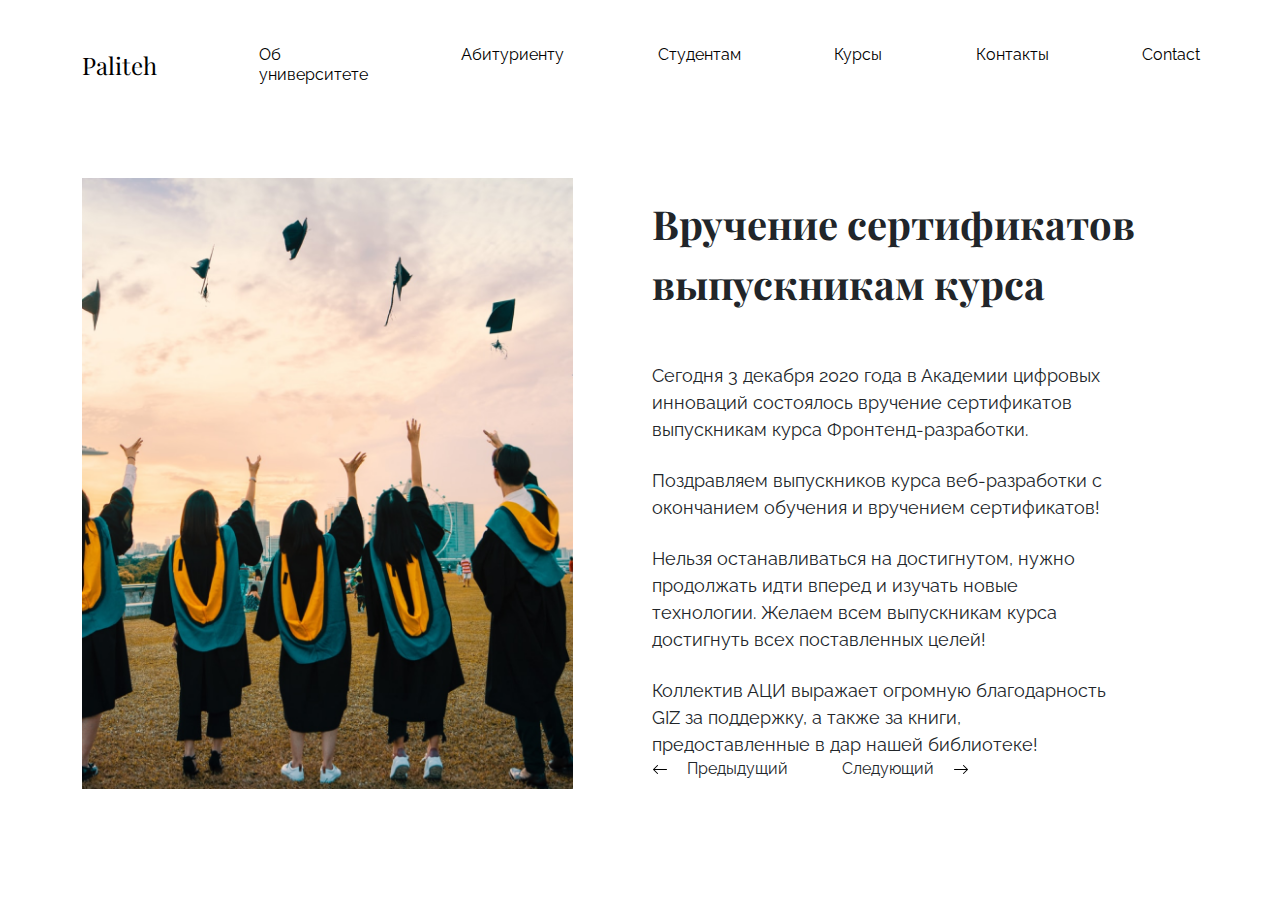
<file: index.html>
<!DOCTYPE html>
<html lang="en">
<head>
    <meta charset="UTF-8">
    <meta http-equiv="X-UA-Compatible" content="IE=edge">
    <meta name="viewport" content="width=device-width, initial-scale=1.0">
    <title>Index-1</title>
<!-- Linking css files -->
    <link rel="stylesheet" href="css/style.css">

<!-- Linking Bootstrap css -->
    <link href="https://cdn.jsdelivr.net/npm/bootstrap@5.0.2/dist/css/bootstrap.min.css" rel="stylesheet" >

<!-- Linking Font family -->
    <link href="https://fonts.googleapis.com/css2?family=Raleway:wght@100;200;300;400;500;600;700;800;900&display=swap" rel="stylesheet">
    <link href="https://fonts.googleapis.com/css2?family=Playfair+Display:wght@400;500;600;700;800;900" rel="stylesheet">

<!-- Link Font Awesome -->
	<link rel="stylesheet" href="assets/fontawesome/css/fontawesome.min.css">

</head>
<body>
    
<!-- Navigation Menu -->
    <nav class="navbar navbar-expand-lg navbar-light">
        <div class="container">
            <div>
                <a class="navbar-brand" href="index.html">Paliteh</a>
            </div>
			<button class="navbar-toggler" type="button" data-bs-toggle="collapse" data-bs-target="#navbarSupportedContent" aria-controls="navbarSupportedContent" aria-expanded="false" aria-label="Toggle navigation">
			<span class="navbar-toggler-icon"></span>
			</button>
			<div class="collapse navbar-collapse" id="navbarSupportedContent">
				<ul class="navbar-nav ms-auto mb-2 mb-lg-0">
					<li class="nav-item">
						<a class="nav-link" href="index2.html">Об университете</a>
					</li>
					<li class="nav-item">
						<a class="nav-link" href="index3.html">Абитуриенту</a>
					</li>
					<li class="nav-item">
						<a class="nav-link" href="index4.html">Студентам</a>
					</li>
					<li class="nav-item">
						<a class="nav-link" href="#">Курсы</a>
					</li>
					<li class="nav-item">
						<a class="nav-link" href="#">Контакты</a>
					</li>
					<li class="nav-item">
						<a class="nav-link" href="./contact.html">Contact</a>
					</li>
					<li class="nav-item">
						<a class="nav-link" href="#">
							<img src="assets/images/search.png" alt="search">
						</a>
					</li>
				</ul>
			</div>
        </div>
    </nav>

<!-- Section -->
	<section>
		<div class="container my-5">
			<div class="row justify-content-between">
				<div class="col-6">
					<img src="assets/images/header1.png" alt="header1" width="90%">
				</div>
				<div class="col-6 pe-5 my-3 position-relative">
					<h1 class="fw-bold lh-base mb-5">Вручение сертификатов выпускникам курса</h1>
					<p class="mb-4 pe-5">Сегодня 3 декабря 2020 года в Академии цифровых инноваций состоялось вручение сертификатов выпускникам курса Фронтенд-разработки.</p>

					<p class="mb-4 pe-5">Поздравляем выпускников курса веб-разработки с окончанием обучения и вручением сертификатов!</p>
						
					<p class="mb-4 pe-5">Нельзя останавливаться на достигнутом, нужно продолжать идти вперед и изучать новые технологии. Желаем всем выпускникам курса достигнуть всех поставленных целей!</p>
						
					<p class="mb-4 pe-5">Коллектив АЦИ выражает огромную благодарность GIZ за поддержку, а также за книги, предоставленные в дар нашей библиотеке!</p>

					<div class="d-inline-block position-absolute bottom-0">
						<button class="btn btn-link text-decoration-none text-dark fs-6 p-0 me-4">
							<span class="me-3">
								<img src="assets/images/leftarrow.png" alt="left">
							</span>
							Предыдущий
						</button>
						<button class="btn btn-link text-decoration-none text-dark fs-6 p-0 ms-4">
							Следующий
							<span class="ms-3">
								<img src="assets/images/rightarrow.png" alt="right">
							</span>
						</button>
					</div>
				</div>
			</div>
		</div>
	</section>





<!-- Scripting Bootstrap js -->
    <script src="https://cdn.jsdelivr.net/npm/bootstrap@5.0.2/dist/js/bootstrap.bundle.min.js" ></script>
</body>
</html>
</file>
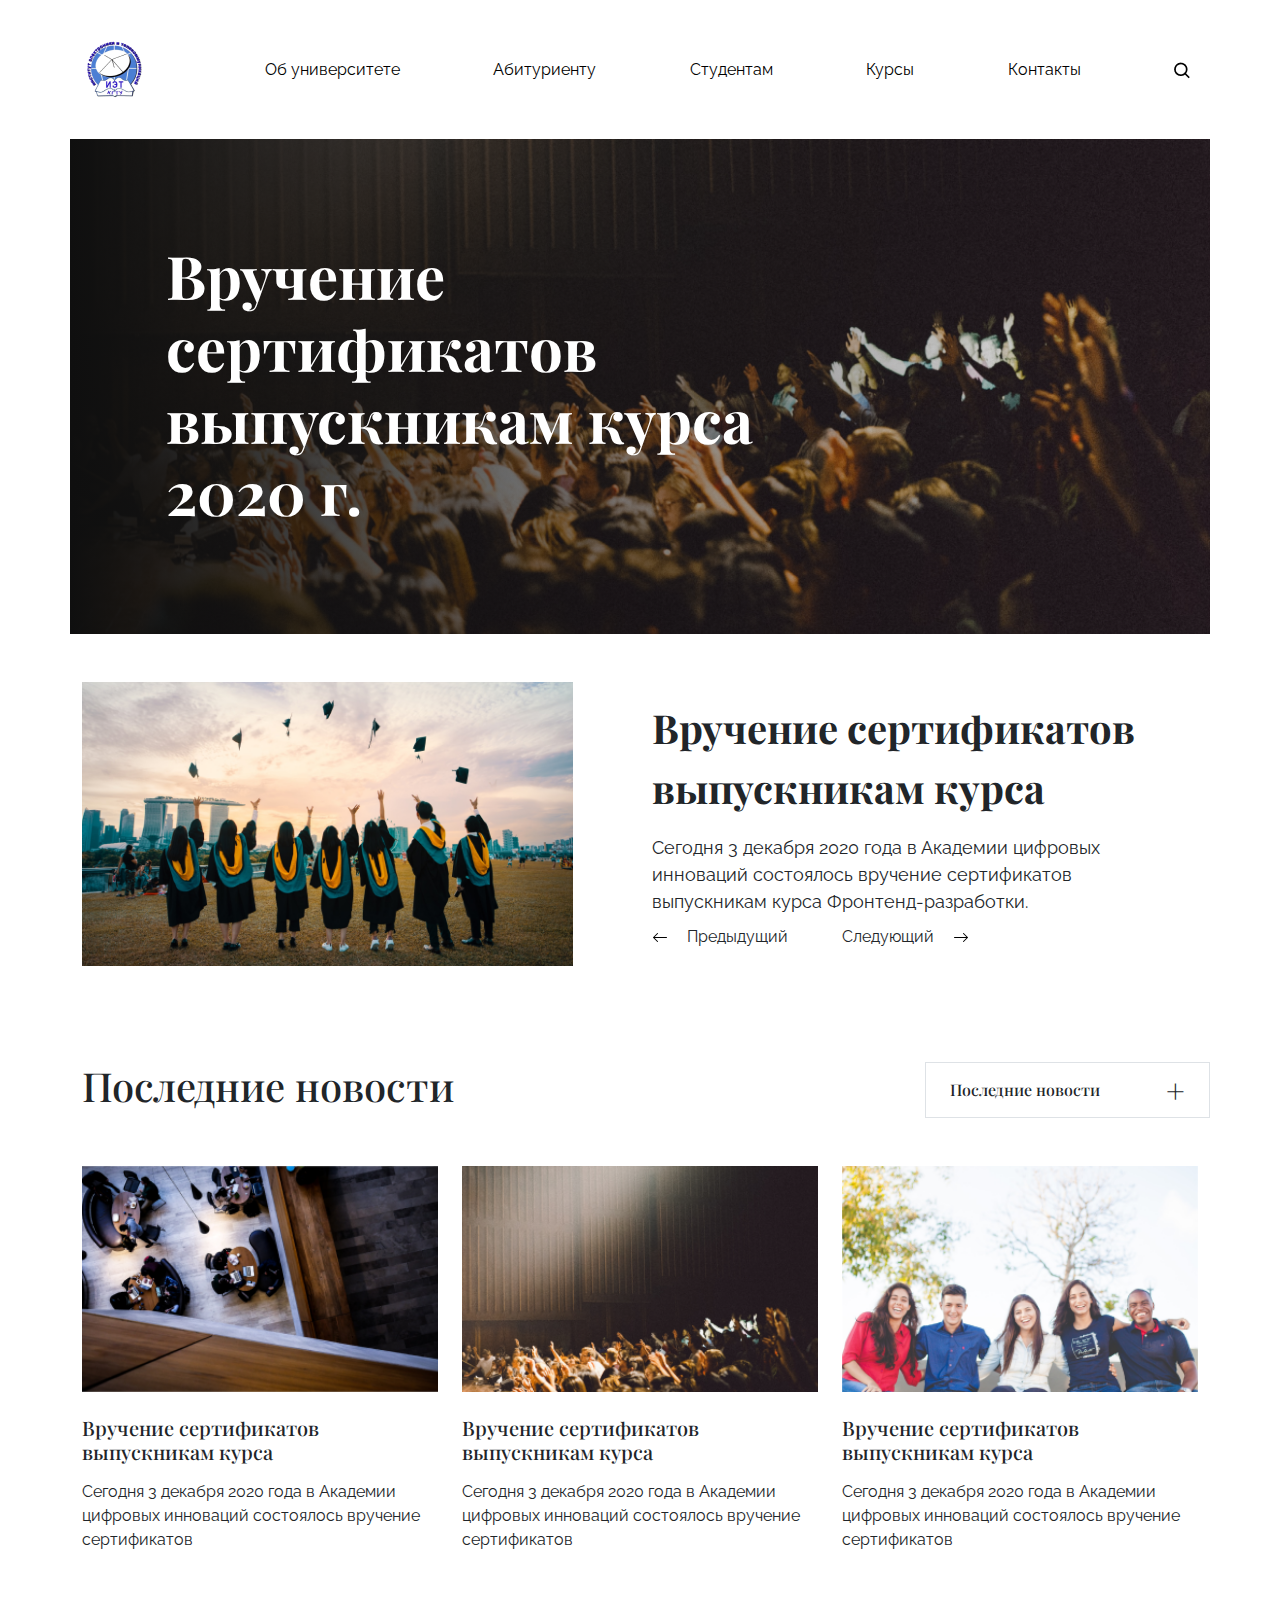
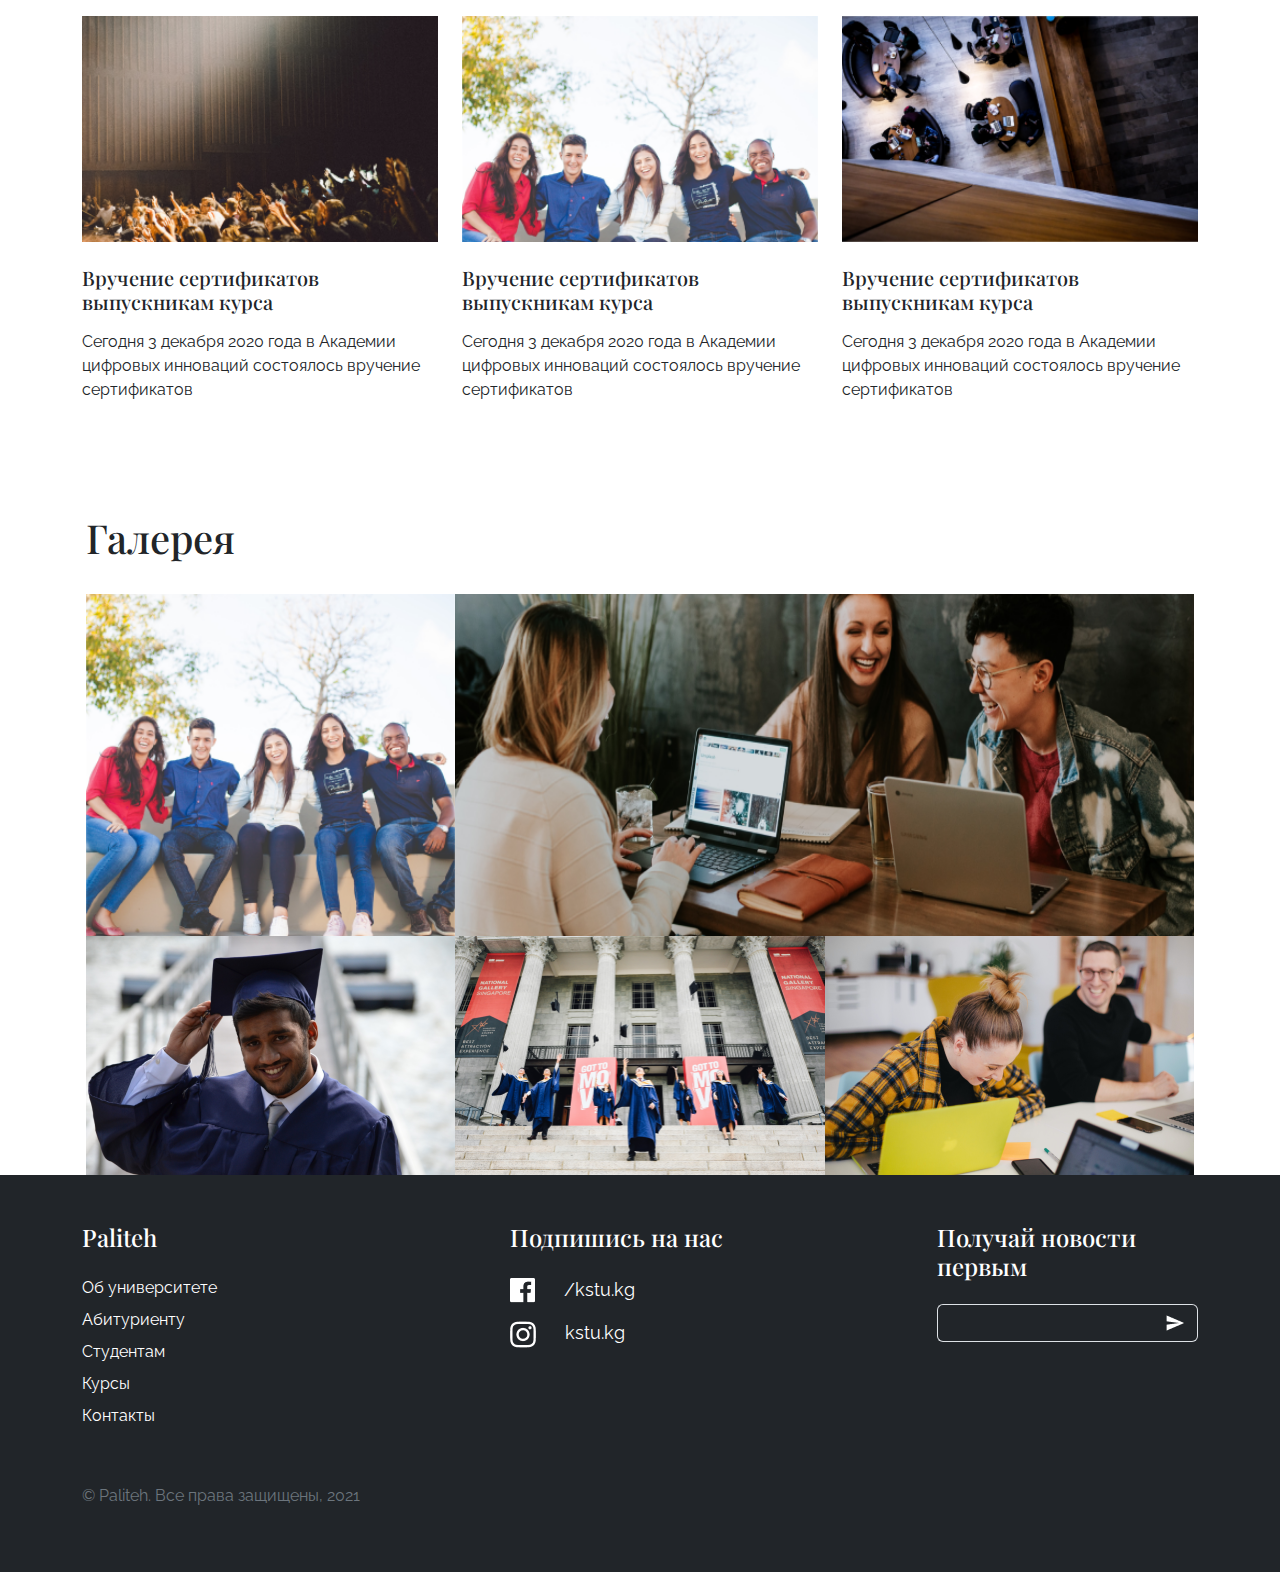
<file: index2.html>
<!DOCTYPE html>
<html lang="en">
<head>
    <meta charset="UTF-8">
    <meta http-equiv="X-UA-Compatible" content="IE=edge">
    <meta name="viewport" content="width=device-width, initial-scale=1.0">
    <title>Index-2</title>
<!-- Linking css files -->
    <link rel="stylesheet" href="css/style.css">

<!-- Linking Bootstrap css -->
    <link href="https://cdn.jsdelivr.net/npm/bootstrap@5.0.2/dist/css/bootstrap.min.css" rel="stylesheet" >

<!-- Linking Font family -->
    <link href="https://fonts.googleapis.com/css2?family=Raleway:wght@100;200;300;400;500;600;700;800;900&display=swap" rel="stylesheet">
    <link href="https://fonts.googleapis.com/css2?family=Playfair+Display:wght@400;500;600;700;800;900" rel="stylesheet">

<!-- Link Font Awesome -->
	<link rel="stylesheet" href="assets/fontawesome/css/fontawesome.min.css">

</head>
<body>
    
<!-- Navigation Menu -->
    <nav class="navbar navbar-expand-lg navbar-light">
        <div class="container">
            <div>
                <a class="navbar-brand" href="index.html">
                    <img src="assets/images/logo1.png" alt="">
                </a>
            </div>
			<button class="navbar-toggler" type="button" data-bs-toggle="collapse" data-bs-target="#navbarSupportedContent" aria-controls="navbarSupportedContent" aria-expanded="false" aria-label="Toggle navigation">
			<span class="navbar-toggler-icon"></span>
			</button>
			<div class="collapse navbar-collapse" id="navbarSupportedContent">
				<ul class="navbar-nav ms-auto mb-2 mb-lg-0">
					<li class="nav-item">
						<a class="nav-link" href="index2.html">Об университете</a>
					</li>
					<li class="nav-item">
						<a class="nav-link" href="index3.html">Абитуриенту</a>
					</li>
					<li class="nav-item">
						<a class="nav-link" href="index4.html">Студентам</a>
					</li>
					<li class="nav-item">
						<a class="nav-link" href="#">Курсы</a>
					</li>
					<li class="nav-item">
						<a class="nav-link" href="#">Контакты</a>
					</li>
					<li class="nav-item">
						<a class="nav-link" href="#">
							<img src="assets/images/search.png" alt="search">
						</a>
					</li>
				</ul>
			</div>
        </div>
    </nav>
<!-- Header section -->
	<section>
		<div class="container header">
			<div class="row align-items-center h-100 px-5">
                <div class="col-9 ps-5">
                    <h1 class="text-white fw-bold">Вручение сертификатов выпускникам курса 2020 г.</h1>
                </div>
            </div>
		</div>
	</section>

<!-- About Section -->
	<section>
		<div class="container my-5">
			<div class="row justify-content-between">
				<div class="col-6">
					<img src="assets/images/header4.png" alt="header4" width="90%">
				</div>
				<div class="col-6 pe-5 my-3 position-relative">
					<h1 class="fw-bold lh-base mb-3">Вручение сертификатов выпускникам курса</h1>
					<p class="mb-4 pe-5">Сегодня 3 декабря 2020 года в Академии цифровых инноваций состоялось вручение сертификатов выпускникам курса Фронтенд-разработки.</p>

					<!-- <p class="mb-4 pe-5">Поздравляем выпускников курса веб-разработки с окончанием обучения и вручением сертификатов!</p>
						
					<p class="mb-4 pe-5">Нельзя останавливаться на достигнутом, нужно продолжать идти вперед и изучать новые технологии. Желаем всем выпускникам курса достигнуть всех поставленных целей!</p>
						
					<p class="mb-4 pe-5">Коллектив АЦИ выражает огромную благодарность GIZ за поддержку, а также за книги, предоставленные в дар нашей библиотеке!</p> -->

					<div class="d-inline-block position-absolute bottom-0">
						<button class="btn btn-link text-decoration-none text-dark fs-6 p-0 me-4">
							<span class="me-3">
								<img src="assets/images/leftarrow.png" alt="left">
							</span>
							Предыдущий
						</button>
						<button class="btn btn-link text-decoration-none text-dark fs-6 p-0 ms-4">
							Следующий
							<span class="ms-3">
								<img src="assets/images/rightarrow.png" alt="right">
							</span>
						</button>
					</div>
				</div>
			</div>
		</div>
	</section>


<!-- Blog Section -->
    <section>
        <div class="container py-5">
            <div class="row justify-content-between mb-5">
                <div class="col-5">
                    <h1>Последние новости</h1>
                </div>
                <div class="col-3 border border-1 d-inline-flex justify-content-between align-items-center px-4">
                    <div>
                        <h6 class="mb-0">Последние новости</h6>
                    </div>
                    <div>
                        <h6 class="mb-0 fs-2 fw-normal">+</h6>
                    </div>
                </div>
            </div>
            <div class="row justify-content-between align-items-center">
                <div class="col-4 mb-5">
                    <img src="assets/images/blog-1.png" alt="blog" width="100%">
                    <h5 class="mt-4 mb-3 pe-5">Вручение сертификатов выпускникам курса</h5>
                    <p class="fs-6">Сегодня 3 декабря 2020 года в Академии цифровых инноваций состоялось вручение сертификатов</p>
                </div>
                <div class="col-4 mb-5">
                    <img src="assets/images/blog-2.png" alt="blog" width="100%">
                    <h5 class="mt-4 mb-3 pe-5">Вручение сертификатов выпускникам курса</h5>
                    <p class="fs-6">Сегодня 3 декабря 2020 года в Академии цифровых инноваций состоялось вручение сертификатов</p>
                </div>
                <div class="col-4 mb-5">
                    <img src="assets/images/blog-3.png" alt="blog" width="100%">
                    <h5 class="mt-4 mb-3 pe-5">Вручение сертификатов выпускникам курса</h5>
                    <p class="fs-6">Сегодня 3 декабря 2020 года в Академии цифровых инноваций состоялось вручение сертификатов</p>
                </div>
                <div class="col-4 mb-5">
                    <img src="assets/images/blog-2.png" alt="blog" width="100%">
                    <h5 class="mt-4 mb-3 pe-5">Вручение сертификатов выпускникам курса</h5>
                    <p class="fs-6">Сегодня 3 декабря 2020 года в Академии цифровых инноваций состоялось вручение сертификатов</p>
                </div>
                <div class="col-4 mb-5">
                    <img src="assets/images/blog-3.png" alt="blog" width="100%">
                    <h5 class="mt-4 mb-3 pe-5">Вручение сертификатов выпускникам курса</h5>
                    <p class="fs-6">Сегодня 3 декабря 2020 года в Академии цифровых инноваций состоялось вручение сертификатов</p>
                </div>
                <div class="col-4 mb-5">
                    <img src="assets/images/blog-1.png" alt="blog" width="100%">
                    <h5 class="mt-4 mb-3 pe-5">Вручение сертификатов выпускникам курса</h5>
                    <p class="fs-6">Сегодня 3 декабря 2020 года в Академии цифровых инноваций состоялось вручение сертификатов</p>
                </div>
            </div>
        </div>
    </section>

<!-- Gallery Section -->
    <section>
        <div class="container">
            <div class="row px-3">
                <div class="col-12 p-0 mb-4">
                    <h1>Галерея</h1>
                </div>
                <div class="col-4 p-0">
                    <img src="assets/images/gallery-1.png" alt="gallery image" width="100%" height="100%">
                </div>
                <div class="col-8 p-0">
                    <img src="assets/images/gallery-2.png" alt="gallery image" width="100%" height="100%">
                </div>
                <div class="col-4 p-0">
                    <img src="assets/images/gallery-3.png" alt="gallery image" width="100%" height="100%">
                </div>
                <div class="col-4 p-0">
                    <img src="assets/images/gallery-4.png" alt="gallery image" width="100%" height="100%">
                </div>
                <div class="col-4 p-0">
                    <img src="assets/images/gallery-5.png" alt="gallery image" width="100%" height="100%">
                </div>
            </div>
        </div>
    </section>

<!-- Footer Section -->
    <section class="bg-dark">
        <div class="container py-5">
            <div class="row justify-content-between text-white">
                <div class="col-3">
                    <h4 class="mb-4">Paliteh</h4>
                    <p class="fs-6 mb-2">Об университете</p>
                    <p class="fs-6 mb-2">Абитуриенту</p>
                    <p class="fs-6 mb-2">Студентам</p>
                    <p class="fs-6 mb-2">Курсы</p>
                    <p class="fs-6 mb-2">Контакты</p>

                </div>
                <div class="col-3">
                    <h4 class="mb-4">Подпишись на нас</h4>
                    <p>
                        <img src="assets/images/facebook.png" alt="fb">
                        <span class="ms-4">/kstu.kg</span>
                    </p>
                    <p>
                        <img src="assets/images/instagram.png" alt="fb">
                        <span class="ms-4">kstu.kg</span>
                    </p>
                </div>
                <div class="col-3">
                    <h4 class="mb-4">Получай новости первым</h4>
                    <div class="input-group mb-3">
                        <input type="text" class="form-control bg-dark border-end-0" placeholder="Email" aria-label="Email" aria-describedby="basic-addon2">
                        <span class="input-group-text bg-dark border-start-0" id="basic-addon2">
                            <img src="assets/images/send.png" alt="">
                        </span>
                      </div>
                </div>
                <div class="col-12 mt-5">
                    <p class="text-secondary fs-6">
                        <span> &copy; </span>
                        Paliteh. Все права защищены, 2021
                    </p>
                </div> 
            </div>
        </div>
    </section>





<!-- Scripting Bootstrap js -->
    <script src="https://cdn.jsdelivr.net/npm/bootstrap@5.0.2/dist/js/bootstrap.bundle.min.js" ></script>
</body>
</html>
</file>
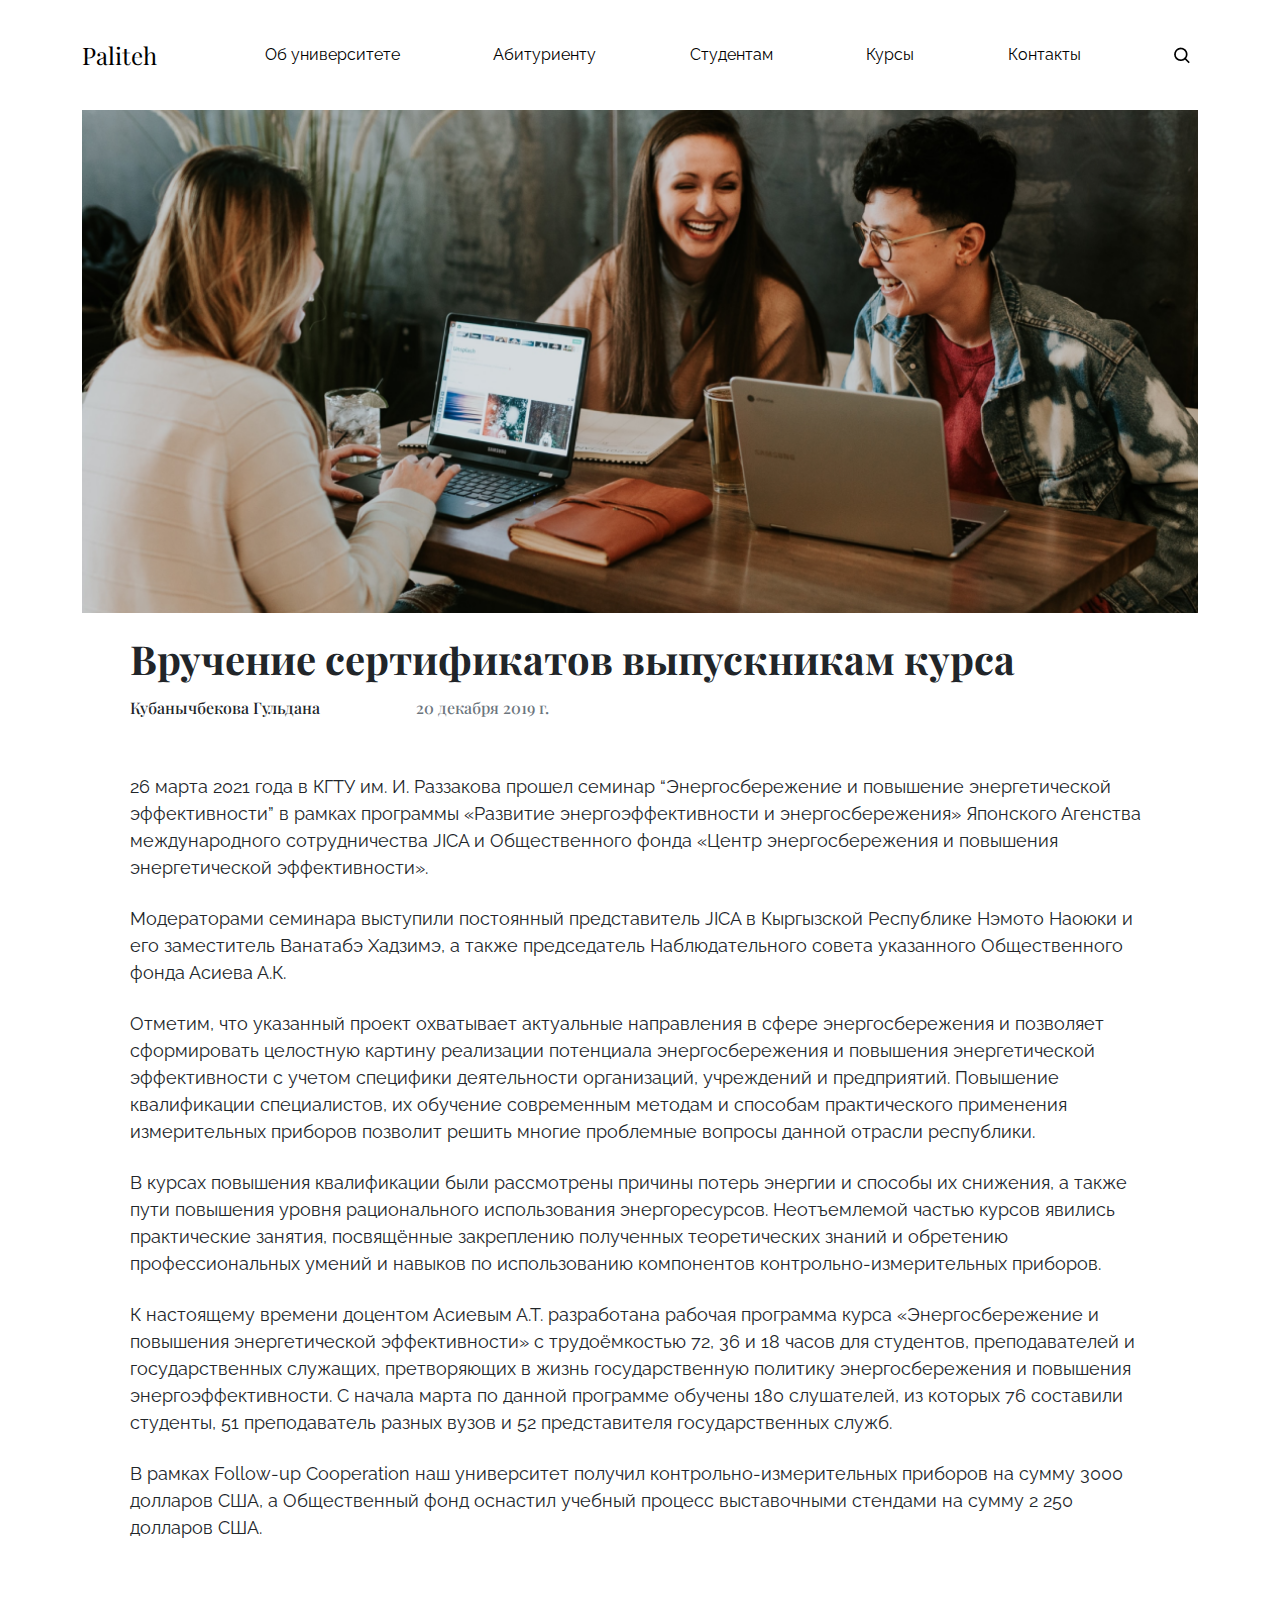
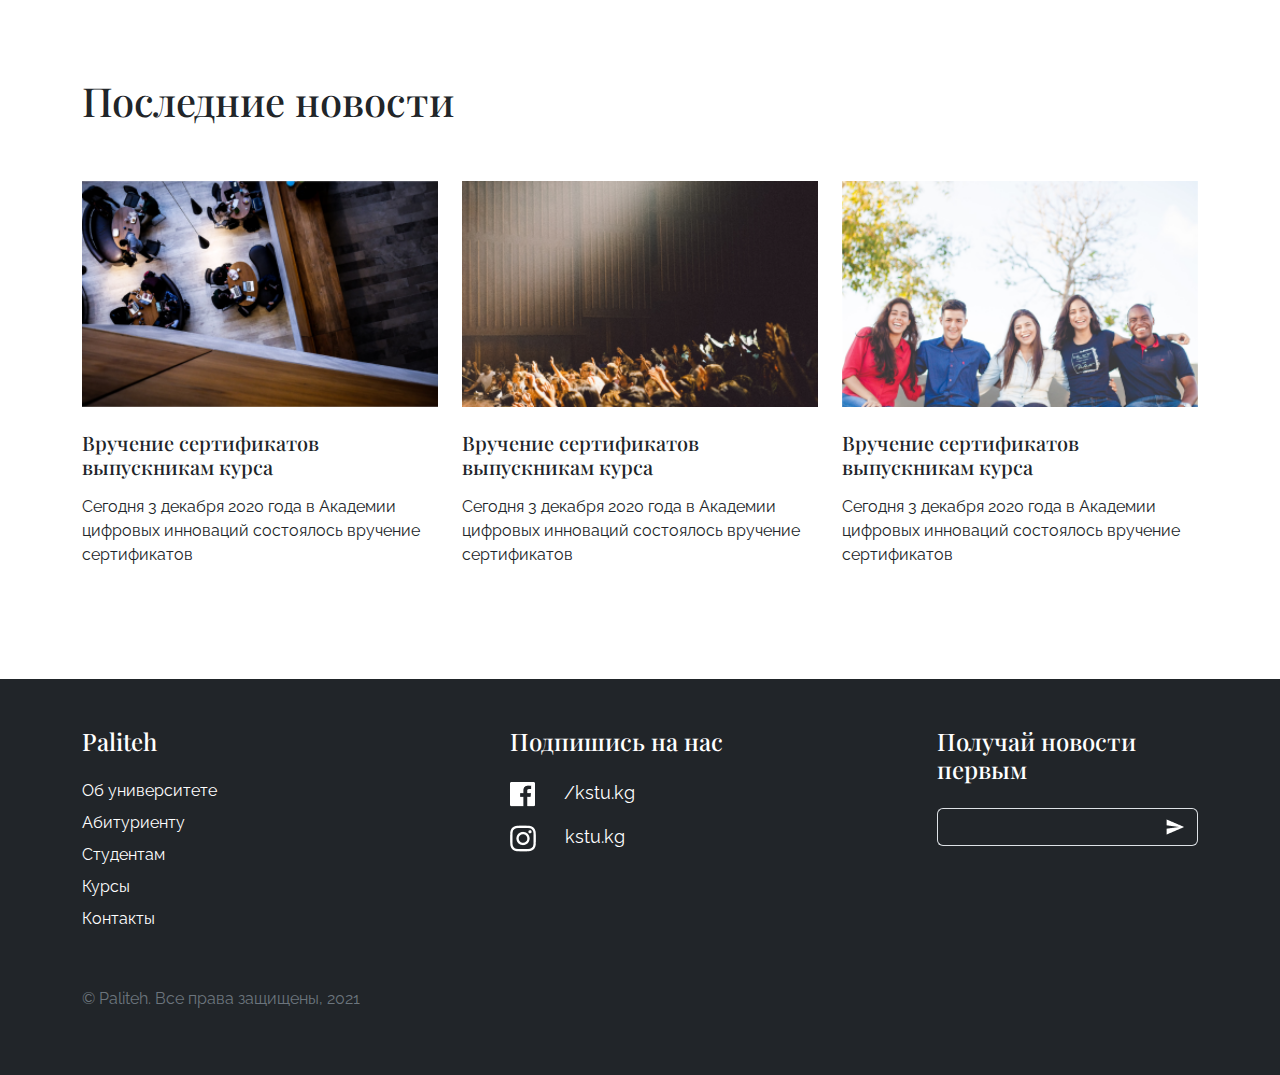
<file: index3.html>
<!DOCTYPE html>
<html lang="en">
<head>
    <meta charset="UTF-8">
    <meta http-equiv="X-UA-Compatible" content="IE=edge">
    <meta name="viewport" content="width=device-width, initial-scale=1.0">
    <title>Index-2</title>
<!-- Linking css files -->
    <link rel="stylesheet" href="css/style.css">

<!-- Linking Bootstrap css -->
    <link href="https://cdn.jsdelivr.net/npm/bootstrap@5.0.2/dist/css/bootstrap.min.css" rel="stylesheet" >

<!-- Linking Font family -->
    <link href="https://fonts.googleapis.com/css2?family=Raleway:wght@100;200;300;400;500;600;700;800;900&display=swap" rel="stylesheet">
    <link href="https://fonts.googleapis.com/css2?family=Playfair+Display:wght@400;500;600;700;800;900" rel="stylesheet">

<!-- Link Font Awesome -->
	<link rel="stylesheet" href="assets/fontawesome/css/fontawesome.min.css">

</head>
<body>
    
<!-- Navigation Menu -->
    <nav class="navbar navbar-expand-lg navbar-light">
        <div class="container">
            <div>
                <a class="navbar-brand" href="index.html">
                    Paliteh
                </a>
            </div>
			<button class="navbar-toggler" type="button" data-bs-toggle="collapse" data-bs-target="#navbarSupportedContent" aria-controls="navbarSupportedContent" aria-expanded="false" aria-label="Toggle navigation">
			<span class="navbar-toggler-icon"></span>
			</button>
			<div class="collapse navbar-collapse" id="navbarSupportedContent">
				<ul class="navbar-nav ms-auto mb-2 mb-lg-0">
					<li class="nav-item">
						<a class="nav-link" href="index2.html">Об университете</a>
					</li>
					<li class="nav-item">
						<a class="nav-link" href="index3.html">Абитуриенту</a>
					</li>
					<li class="nav-item">
						<a class="nav-link" href="index4.html">Студентам</a>
					</li>
					<li class="nav-item">
						<a class="nav-link" href="#">Курсы</a>
					</li>
					<li class="nav-item">
						<a class="nav-link" href="#">Контакты</a>
					</li>
					<li class="nav-item">
						<a class="nav-link" href="#">
							<img src="assets/images/search.png" alt="search">
						</a>
					</li>
				</ul>
			</div>
        </div>
    </nav>

<!-- Blog Section -->
	<section>
		<div class="container">
			<div class="row justify-content-center">
				<div class="col-12">
					<img src="assets/images/header3.png" alt="header4" width="100%">
				</div>
				<div class="col-11 my-3 position-relative">
					<h1 class="fw-bold lh-base mb-2">Вручение сертификатов выпускникам курса</h1>
                    <div class="d-inline-flex mb-5">
                        <h5 class="me-5 fs-6">Кубанычбекова Гульдана</h5>
                        <h5 class="ms-5 text-secondary fs-6">20 декабря 2019 г.</h5>
                    </div>
                    <p class="mb-4">26 марта 2021 года в КГТУ им. И. Раззакова прошел семинар “Энергосбережение и повышение энергетической эффективности” в рамках программы «Развитие энергоэффективности и энергосбережения» Японского Агенства международного сотрудничества JICA и Общественного фонда «Центр энергосбережения и повышения энергетической эффективности».</p>

                    <p class="mb-4">Модераторами семинара выступили постоянный представитель JICA в Кыргызской Республике Нэмото Наоюки и его заместитель Ванатабэ Хадзимэ, а также председатель Наблюдательного совета указанного Общественного фонда Асиева А.К.</p>
                        
                    <p class="mb-4">Отметим, что указанный проект охватывает актуальные направления в сфере энергосбережения и позволяет сформировать целостную картину реализации потенциала энергосбережения и повышения энергетической эффективности с учетом специфики деятельности организаций, учреждений и предприятий. Повышение квалификации специалистов, их обучение современным методам и способам практического применения измерительных приборов позволит решить многие проблемные вопросы данной отрасли республики.</p>
                        
                    <p class="mb-4">В курсах повышения квалификации были рассмотрены причины потерь энергии и способы их снижения, а также пути повышения уровня рационального использования энергоресурсов. Неотъемлемой частью курсов явились практические занятия, посвящённые закреплению полученных теоретических знаний и обретению профессиональных умений и навыков по использованию компонентов контрольно-измерительных приборов.</p>
                        
                    <p class="mb-4">К настоящему времени доцентом Асиевым А.Т. разработана рабочая программа курса «Энергосбережение и повышения энергетической эффективности» с трудоёмкостью 72, 36 и 18 часов для студентов, преподавателей и государственных служащих, претворяющих в жизнь государственную политику энергосбережения и повышения энергоэффективности. С начала марта по данной программе обучены 180 слушателей, из которых 76 составили студенты, 51 преподаватель разных вузов и 52 представителя государственных служб.</p>
                        
                    <p class="mb-4">В рамках Follow-up Cooperation наш университет получил контрольно-измерительных приборов на сумму 3000 долларов США, а Общественный фонд оснастил учебный процесс выставочными стендами на сумму 2 250 долларов США.</p>

				</div>
			</div>
		</div>
	</section>


<!-- Blog Section -->
    <section>
        <div class="container py-5 mt-5">
            <div class="row justify-content-between mb-5">
                <div class="col-5">
                    <h1>Последние новости</h1>
                </div>
            </div>
            <div class="row justify-content-between align-items-center">
                <div class="col-4 mb-5">
                    <img src="assets/images/blog-1.png" alt="blog" width="100%">
                    <h5 class="mt-4 mb-3 pe-5">Вручение сертификатов выпускникам курса</h5>
                    <p class="fs-6">Сегодня 3 декабря 2020 года в Академии цифровых инноваций состоялось вручение сертификатов</p>
                </div>
                <div class="col-4 mb-5">
                    <img src="assets/images/blog-2.png" alt="blog" width="100%">
                    <h5 class="mt-4 mb-3 pe-5">Вручение сертификатов выпускникам курса</h5>
                    <p class="fs-6">Сегодня 3 декабря 2020 года в Академии цифровых инноваций состоялось вручение сертификатов</p>
                </div>
                <div class="col-4 mb-5">
                    <img src="assets/images/blog-3.png" alt="blog" width="100%">
                    <h5 class="mt-4 mb-3 pe-5">Вручение сертификатов выпускникам курса</h5>
                    <p class="fs-6">Сегодня 3 декабря 2020 года в Академии цифровых инноваций состоялось вручение сертификатов</p>
                </div>
            </div>
        </div>
    </section>


<!-- Footer Section -->
    <section class="bg-dark">
        <div class="container py-5">
            <div class="row justify-content-between text-white">
                <div class="col-3">
                    <h4 class="mb-4">Paliteh</h4>
                    <p class="fs-6 mb-2">Об университете</p>
                    <p class="fs-6 mb-2">Абитуриенту</p>
                    <p class="fs-6 mb-2">Студентам</p>
                    <p class="fs-6 mb-2">Курсы</p>
                    <p class="fs-6 mb-2">Контакты</p>

                </div>
                <div class="col-3">
                    <h4 class="mb-4">Подпишись на нас</h4>
                    <p>
                        <img src="assets/images/facebook.png" alt="fb">
                        <span class="ms-4">/kstu.kg</span>
                    </p>
                    <p>
                        <img src="assets/images/instagram.png" alt="fb">
                        <span class="ms-4">kstu.kg</span>
                    </p>
                </div>
                <div class="col-3">
                    <h4 class="mb-4">Получай новости первым</h4>
                    <div class="input-group mb-3">
                        <input type="text" class="form-control bg-dark border-end-0" placeholder="Email" aria-label="Email" aria-describedby="basic-addon2">
                        <span class="input-group-text bg-dark border-start-0" id="basic-addon2">
                            <img src="assets/images/send.png" alt="">
                        </span>
                      </div>
                </div>
                <div class="col-12 mt-5">
                    <p class="text-secondary fs-6">
                        <span> &copy; </span>
                        Paliteh. Все права защищены, 2021
                    </p>
                </div> 
            </div>
        </div>
    </section>





<!-- Scripting Bootstrap js -->
    <script src="https://cdn.jsdelivr.net/npm/bootstrap@5.0.2/dist/js/bootstrap.bundle.min.js" ></script>
</body>
</html>
</file>
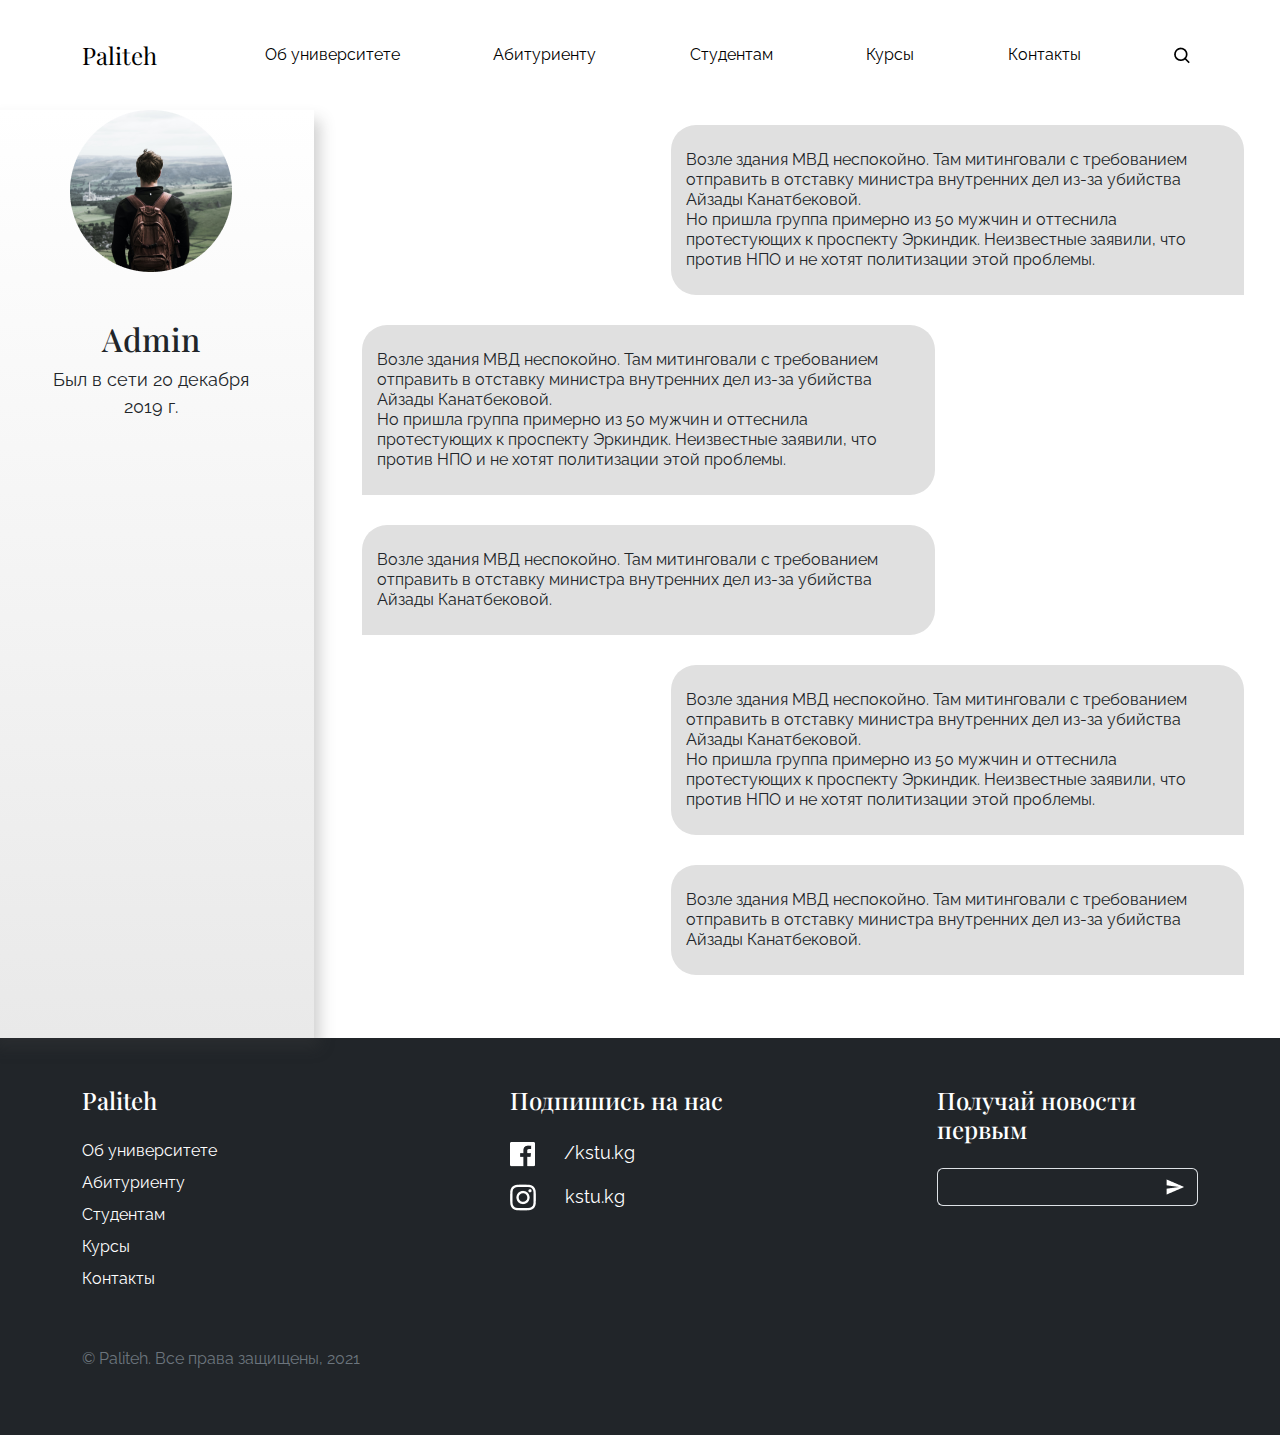
<file: index4.html>
<!DOCTYPE html>
<html lang="en">
<head>
    <meta charset="UTF-8">
    <meta http-equiv="X-UA-Compatible" content="IE=edge">
    <meta name="viewport" content="width=device-width, initial-scale=1.0">
    <title>Index-2</title>
<!-- Linking css files -->
    <link rel="stylesheet" href="css/style.css">

<!-- Linking Bootstrap css -->
    <link href="https://cdn.jsdelivr.net/npm/bootstrap@5.0.2/dist/css/bootstrap.min.css" rel="stylesheet" >

<!-- Linking Font family -->
    <link href="https://fonts.googleapis.com/css2?family=Raleway:wght@100;200;300;400;500;600;700;800;900&display=swap" rel="stylesheet">
    <link href="https://fonts.googleapis.com/css2?family=Playfair+Display:wght@400;500;600;700;800;900" rel="stylesheet">

<!-- Link Font Awesome -->
	<link rel="stylesheet" href="assets/fontawesome/css/fontawesome.min.css">

</head>
<body>
    
<!-- Navigation Menu -->
    <nav class="navbar navbar-expand-lg navbar-light">
        <div class="container">
            <div>
                <a class="navbar-brand" href="index.html">
                    Paliteh
                </a>
            </div>
			<button class="navbar-toggler" type="button" data-bs-toggle="collapse" data-bs-target="#navbarSupportedContent" aria-controls="navbarSupportedContent" aria-expanded="false" aria-label="Toggle navigation">
			<span class="navbar-toggler-icon"></span>
			</button>
			<div class="collapse navbar-collapse" id="navbarSupportedContent">
				<ul class="navbar-nav ms-auto mb-2 mb-lg-0">
					<li class="nav-item">
						<a class="nav-link" href="index2.html">Об университете</a>
					</li>
					<li class="nav-item">
						<a class="nav-link" href="index3.html">Абитуриенту</a>
					</li>
					<li class="nav-item">
						<a class="nav-link" href="index4.html">Студентам</a>
					</li>
					<li class="nav-item">
						<a class="nav-link" href="#">Курсы</a>
					</li>
					<li class="nav-item">
						<a class="nav-link" href="#">Контакты</a>
					</li>
					<li class="nav-item">
						<a class="nav-link" href="#">
							<img src="assets/images/search.png" alt="search">
						</a>
					</li>
				</ul>
			</div>
        </div>
    </nav>

<!-- Main Section -->

    <section>
        <div class="container-fluid px-0">
            <div class="row align-itms-center ">
                <div class="col-3 px-5 avatar text-center">
                    <div>
                        <img src="assets/images/avatar.png" alt="avatar">
                        <h2 class="mt-5 mb-2">Admin</h2>
                        <p>Был в сети 20 декабря 2019 г.</p>
                    </div>
                </div>
                <div class="col-9 px-5 pb-5 pt-0 comment overflow-auto">
                    <div class="comment-right">
                        <p class="fs-6 lh-sm mb-0">Возле здания МВД неспокойно. Там митинговали с требованием отправить в отставку министра внутренних дел из-за убийства Айзады Канатбековой. </p>
                        <p class="fs-6 lh-sm mb-0"> Но пришла группа примерно из 50 мужчин и оттеснила протестующих к проспекту Эркиндик. Неизвестные заявили, что против НПО и не хотят политизации этой проблемы. </p>
                    </div>
                    <div class="comment-left">
                        <p class="fs-6 lh-sm mb-0">Возле здания МВД неспокойно. Там митинговали с требованием отправить в отставку министра внутренних дел из-за убийства Айзады Канатбековой. </p>
                        <p class="fs-6 lh-sm mb-0">Но пришла группа примерно из 50 мужчин и оттеснила протестующих к проспекту Эркиндик. Неизвестные заявили, что против НПО и не хотят политизации этой проблемы. </p>
                    </div>
                    <div class="comment-left">
                        <p class="fs-6 lh-sm mb-0">Возле здания МВД неспокойно. Там митинговали с требованием отправить в отставку министра внутренних дел из-за убийства Айзады Канатбековой.</p>
                    </div>
                    <div class="comment-right">
                        <p class="fs-6 lh-sm mb-0">Возле здания МВД неспокойно. Там митинговали с требованием отправить в отставку министра внутренних дел из-за убийства Айзады Канатбековой. </p>
                        <p class="fs-6 lh-sm mb-0">Но пришла группа примерно из 50 мужчин и оттеснила протестующих к проспекту Эркиндик. Неизвестные заявили, что против НПО и не хотят политизации этой проблемы. </p>
                    </div>
                    <div class="comment-right">
                        <p class="fs-6 lh-sm mb-0">Возле здания МВД неспокойно. Там митинговали с требованием отправить в отставку министра внутренних дел из-за убийства Айзады Канатбековой. </p>
                    </div>
                </div>
            </div>
        </div>
    </section>



<!-- Footer Section -->
    <section class="bg-dark">
        <div class="container py-5">
            <div class="row justify-content-between text-white">
                <div class="col-3">
                    <h4 class="mb-4">Paliteh</h4>
                    <p class="fs-6 mb-2">Об университете</p>
                    <p class="fs-6 mb-2">Абитуриенту</p>
                    <p class="fs-6 mb-2">Студентам</p>
                    <p class="fs-6 mb-2">Курсы</p>
                    <p class="fs-6 mb-2">Контакты</p>

                </div>
                <div class="col-3">
                    <h4 class="mb-4">Подпишись на нас</h4>
                    <p>
                        <img src="assets/images/facebook.png" alt="fb">
                        <span class="ms-4">/kstu.kg</span>
                    </p>
                    <p>
                        <img src="assets/images/instagram.png" alt="fb">
                        <span class="ms-4">kstu.kg</span>
                    </p>
                </div>
                <div class="col-3">
                    <h4 class="mb-4">Получай новости первым</h4>
                    <div class="input-group mb-3">
                        <input type="text" class="form-control bg-dark border-end-0" placeholder="Email" aria-label="Email" aria-describedby="basic-addon2">
                        <span class="input-group-text bg-dark border-start-0" id="basic-addon2">
                            <img src="assets/images/send.png" alt="">
                        </span>
                      </div>
                </div>
                <div class="col-12 mt-5">
                    <p class="text-secondary fs-6">
                        <span> &copy; </span>
                        Paliteh. Все права защищены, 2021
                    </p>
                </div> 
            </div>
        </div>
    </section>





<!-- Scripting Bootstrap js -->
    <script src="https://cdn.jsdelivr.net/npm/bootstrap@5.0.2/dist/js/bootstrap.bundle.min.js" ></script>
</body>
</html>
</file>
<file: css/style.css>
body {
    font-family: 'Raleway', sans-serif !important;
}
h1, h2, h3, h4, h5, h6 {
    font-family: 'Playfair Display', serif !important;
}

p {
    font-size: 1.125rem;
}

.h-100vh {
    height: 100vh;
}

.navbar {
    padding: 2.3125rem 0 !important;
}

.navbar-brand {
    font-family: 'Playfair Display', serif;
    font-size: 1.5rem !important;
}

.nav-item {
    margin-left: 4.84375rem !important;
}

.nav-link {
    color: #000 !important;
    font-weight: 500;
    line-height: 1.25rem;
}

.header {
    background: linear-gradient(90deg, #0F0F0F 0%, rgba(109, 109, 109, 0) 100%), url("../assets/images/header2.png");
    background-size: cover;
    height: 495px;
}

.header-2 {
    background: url("../assets/images/header3.png");
    background-size: cover;
    height: 495px;
}

.header h1 {
    font-size: 3.75rem;
}

.bullets-none {
    list-style-type: none;
}

.avatar {
    background: linear-gradient(180deg, #FFFFFF 0%, #E9E9E9 100%);
    box-shadow: 6px 10px 14px rgba(69, 69, 69, 0.25);
}
.comment {
    display: flex;
    flex-direction: column;
}

.comment-right {
    background-color: #E0E0E0;
    padding: 25px 15px;
    border-radius: 25px;
    border-bottom-right-radius: 0;
    width: 65%;
    margin: 15px 0 15px auto;
}

.comment-left {
    background-color: #E0E0E0;
    padding: 25px 15px;
    border-radius: 25px;
    border-bottom-left-radius: 0;
    width: 65%;
    margin: 15px auto 15px 0;
}
</file>
